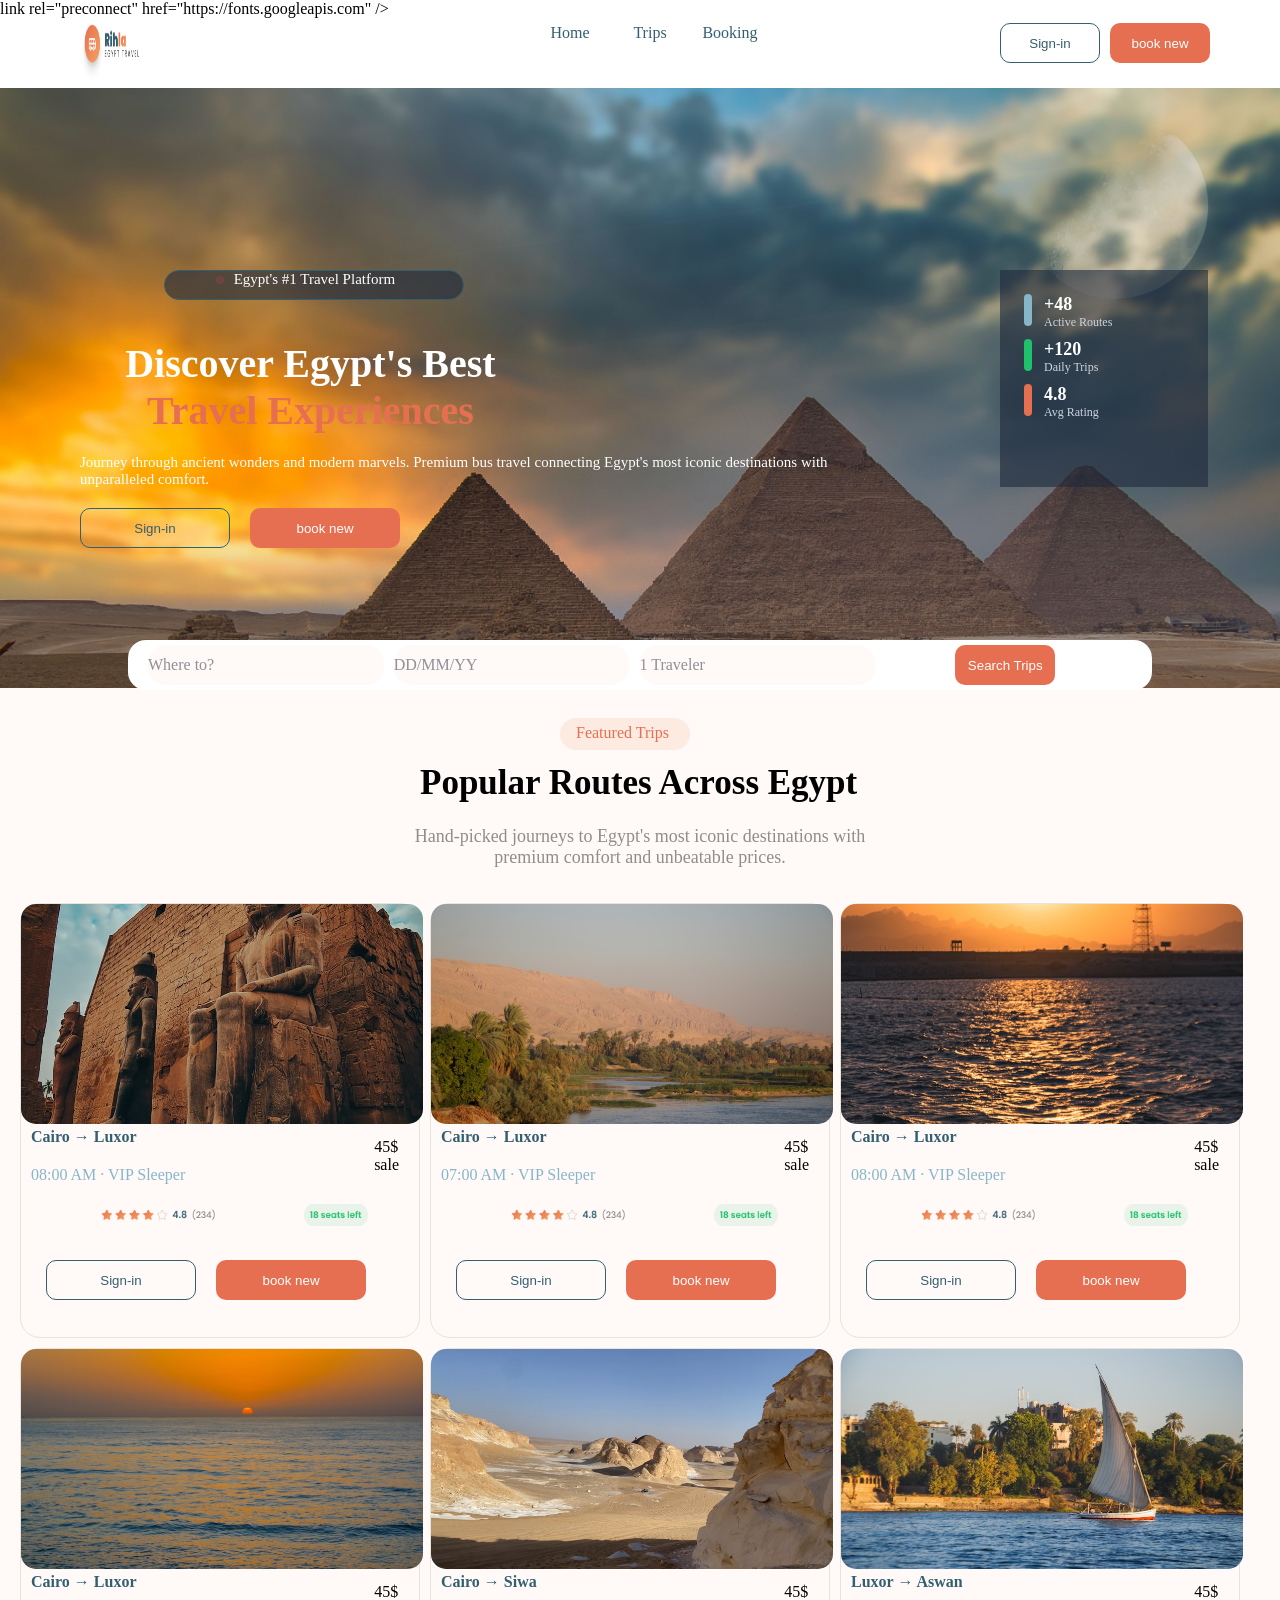
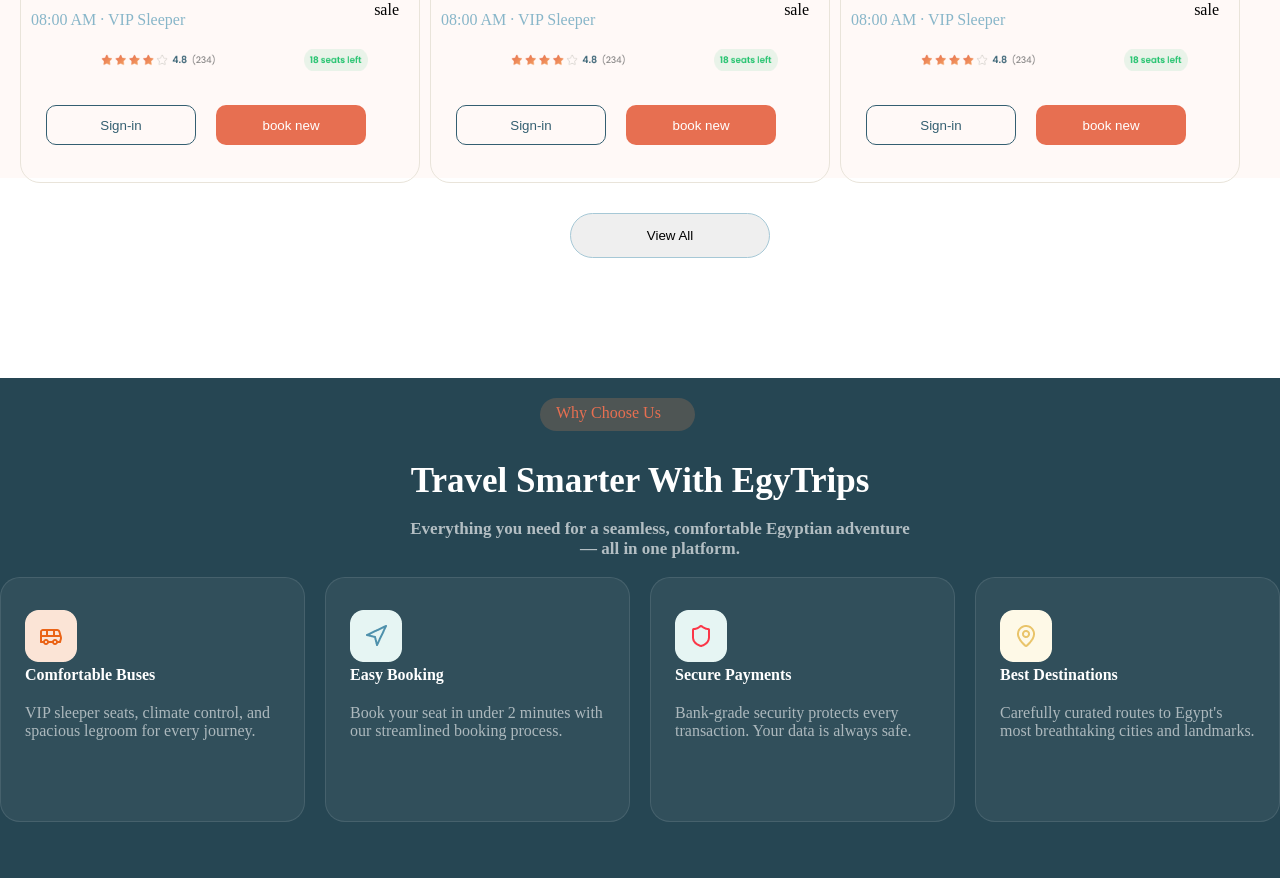
<file: index.html>
<!doctype html>
<html lang="en">
  <head>
    <meta charset="UTF-8" />
    <meta name="viewport" content="width=device-width, initial-scale=1.0" />
    <title>Document</title>
    <link rel="stylesheet" href="style.css" />
    link rel="preconnect" href="https://fonts.googleapis.com" />
    <link rel="preconnect" href="https://fonts.gstatic.com" crossorigin />
    <link
      href="https://fonts.googleapis.com/css2?family=Inter:wght@400;500;600;700&display=swap"
      rel="stylesheet"
    />
    <link rel="stylesheet" href="responsive.css" />
  </head>
  <body>
    <header>
      <img src="/image/Logo (1).png" alt="logo" />
      <nav>
        <a href="">Home</a>
        <a href="">Trips</a>
        <a href="">Booking</a>
      </nav>
      <div class="head-btn">
        <button type="submit" class="sign-in">Sign-in</button>
        <button type="submit" class="book-new">book new</button>
      </div>
    </header>
    <section class="se-one">
      <div class="contaner-one">
        <div class="egypt">
          <div></div>
          <p>Egypt's #1 Travel Platform</p>
        </div>
        <h3>Discover Egypt's Best <br /><span>Travel Experiences</span></h3>
        <p>
          Journey through ancient wonders and modern marvels. Premium bus travel
          connecting Egypt's most iconic destinations with unparalleled comfort.
        </p>
        <div class="se1-btn">
          <button type="submit" class="sign-in">Sign-in</button>
          <button type="submit" class="book-new">book new</button>
        </div>
      </div>
      <div class="react-div">
        <div class="react-1">
          <div class="color-1"></div>
          <div class="react-text">
            <h4>+48</h4>
            <p>Active Routes</p>
          </div>
        </div>

        <div class="react-1">
          <div class="color-2"></div>
          <div class="react-text">
            <h4>+120</h4>
            <p>Daily Trips</p>
          </div>
        </div>

        <div class="react-1">
          <div class="color-3"></div>
          <div class="react-text">
            <h4>4.8</h4>
            <p>Avg Rating</p>
          </div>
        </div>
      </div>
    </section>
    <section class="se-two">
      <div class="contaner-text2">
        <div class="trips">
          <p>Featured Trips</p>
        </div>
        <h2>Popular Routes Across Egypt</h2>
        <p class="p-2">
          Hand-picked journeys to Egypt's most iconic destinations with premium
          comfort and unbeatable prices.
        </p>
      </div>
      <div class="cards">
        <div class="card-1">
          <img src="/image/card-1.jpg" alt="image" class="card-img" />
          <div class="text-card">
            <div class="text-1-card">
              <h4>Cairo → Luxor</h4>
              <p>08:00 AM · VIP Sleeper</p>
            </div>
            <div class="seal">
              <p>45$</p>
              <p>sale</p>
            </div>
          </div>
          <img src="/image/Container.png" alt="con" class="img-con" />
          <div class="card-btns">
            <button type="submit" class="sign-in">Sign-in</button>
            <button type="submit" class="book-new">book new</button>
          </div>
        </div>
        <div class="card-1">
          <img src="/image/card-2.jpg" alt="image" class="card-img" />
          <div class="text-card">
            <div class="text-1-card">
              <h4>Cairo → Luxor</h4>
              <p>07:00 AM · VIP Sleeper</p>
            </div>
            <div class="seal">
              <p>45$</p>
              <p>sale</p>
            </div>
          </div>
          <img src="/image/Container.png" alt="con" class="img-con" />
          <div class="card-btns">
            <button type="submit" class="sign-in">Sign-in</button>
            <button type="submit" class="book-new">book new</button>
          </div>
        </div>
        <div class="card-1">
          <img src="/image/card-3.jpg" alt="image" class="card-img" />
          <div class="text-card">
            <div class="text-1-card">
              <h4>Cairo → Luxor</h4>
              <p>08:00 AM · VIP Sleeper</p>
            </div>
            <div class="seal">
              <p>45$</p>
              <p>sale</p>
            </div>
          </div>
          <img src="/image/Container.png" alt="con" class="img-con" />
          <div class="card-btns">
            <button type="submit" class="sign-in">Sign-in</button>
            <button type="submit" class="book-new">book new</button>
          </div>
        </div>
        <div class="card-1">
          <img src="/image/card-4.jpg" alt="image" class="card-img" />
          <div class="text-card">
            <div class="text-1-card">
              <h4>Cairo → Luxor</h4>
              <p>08:00 AM · VIP Sleeper</p>
            </div>
            <div class="seal">
              <p>45$</p>
              <p>sale</p>
            </div>
          </div>
          <img src="/image/Container.png" alt="con" class="img-con" />
          <div class="card-btns">
            <button type="submit" class="sign-in">Sign-in</button>
            <button type="submit" class="book-new">book new</button>
          </div>
        </div>
        <div class="card-1">
          <img src="/image/card-5.jpg" alt="image" class="card-img" />
          <div class="text-card">
            <div class="text-1-card">
              <h4>Cairo → Siwa</h4>
              <p>08:00 AM · VIP Sleeper</p>
            </div>
            <div class="seal">
              <p>45$</p>
              <p>sale</p>
            </div>
          </div>
          <img src="/image/Container.png" alt="con" class="img-con" />
          <div class="card-btns">
            <button type="submit" class="sign-in">Sign-in</button>
            <button type="submit" class="book-new">book new</button>
          </div>
        </div>
        <div class="card-1">
          <img src="/image/card-6.jpg" alt="image" class="card-img" />
          <div class="text-card">
            <div class="text-1-card">
              <h4>Luxor → Aswan</h4>
              <p>08:00 AM · VIP Sleeper</p>
            </div>
            <div class="seal">
              <p>45$</p>
              <p>sale</p>
            </div>
          </div>
          <img src="/image/Container.png" alt="con" class="img-con" />
          <div class="card-btns">
            <button type="submit" class="sign-in">Sign-in</button>
            <button type="submit" class="book-new">book new</button>
          </div>
        </div>
      </div>
      <button type="submit" class="view">View All</button>
    </section>
    <div class="icon-div">
      <div class="icon-1">Where to?</div>
      <div class="icon-1">DD/MM/YY</div>
      <div class="icon-1">1 Traveler</div>
      <button class="search">Search Trips</button>
    </div>
    <section class="se-three">
      <div class="contaner-three">
        <div class="se3-text">
          <div class="choose">Why Choose Us</div>
          <h2>Travel Smarter With EgyTrips</h2>
          <p>
            Everything you need for a seamless, comfortable Egyptian adventure —
            all in one platform.
          </p>
        </div>
        <div class="se3-cards">
          <div class="se3-card">
            <img src="/image/icon-1.png" alt="icon" />
            <div class="text-choose">
              <h4>Comfortable Buses</h4>
              <p>
                VIP sleeper seats, climate control, and spacious legroom for
                every journey.
              </p>
            </div>
          </div>
          <div class="se3-card">
            <img src="/image/icon-2.png" alt="icon" />
            <div class="text-choose">
              <h4>Easy Booking</h4>
              <p>
                Book your seat in under 2 minutes with our streamlined booking
                process.
              </p>
            </div>
          </div>
          <div class="se3-card">
            <img src="/image/icon-3.png" alt="icon" />
            <div class="text-choose">
              <h4>Secure Payments</h4>
              <p>
                Bank-grade security protects every transaction. Your data is
                always safe.
              </p>
            </div>
          </div>
          <div class="se3-card">
            <img src="/image/icon-4.png" alt="icon" />
            <div class="text-choose">
              <h4>Best Destinations</h4>
              <p>
                Carefully curated routes to Egypt's most breathtaking cities and
                landmarks.
              </p>
            </div>
          </div>
        </div>
      </div>
    </section>
    <!-- <section class="se-four">
      <div class="destinatuons">Top Destinations</div>
      <div class="se4-text">
        <h2>Featured<span>Destinations</span></h2>
        <p>
          From ancient pyramids to turquoise beaches, explore Egypt's most
          breathtaking destinations
        </p>
      </div>
      <div class="contaner-five">
        <div class="photo-1">
          <img src="/image/hero-sec.jpg" alt="" class="photo">
      <img src="./image/Container-2.png" alt="" class="image-1">
        </div>
        <div class="photo-2">
          <img src="/image/card-1.jpg" alt="" class="photo">
          <img src="./image/Container-2.png" alt="" class="image-1">
        </div>
        <div class="photo-3">
          <img src="/image/card-6.jpg" alt="" class="photo">
          <img src="./image/Container-2.png" alt="" class="image-1">
        </div>
        <div class="photo-4">
          <img src="/image/card-5.jpg" alt="" class="photo">
          <img src="./image/Container-2.png" alt="" class="image-1">
        </div>
        <div class="photo-5">
          <img src="/image/card-3.jpg" alt="" class="photo">
          <img src="./image/Container-2.png" alt="" class="image-1">
        </div>
        <div class="photo-6">
          <img src="/image/card-2.jpg" alt="" class="photo">
          <img src="./image/Container-2.png" alt="" class="image-1">
        </div>
      </div> -->
    <!-- </section>
    <section class="se-six">
      <div class="contaner-six">
        <img src="/image/card-7.jpg" alt="">
        <div class="se6-text">
          <h2>Ready for Your Egyptian Adventure?</h2>
          <p>Join 50,000+ travelers who have already discovered the magic of Egypt with us. Book your trip today.</p>
          <button class="back">Back to Trips</button>
        </div>
      </div> -->
  
       </section>
  </body>
</html>
</file>
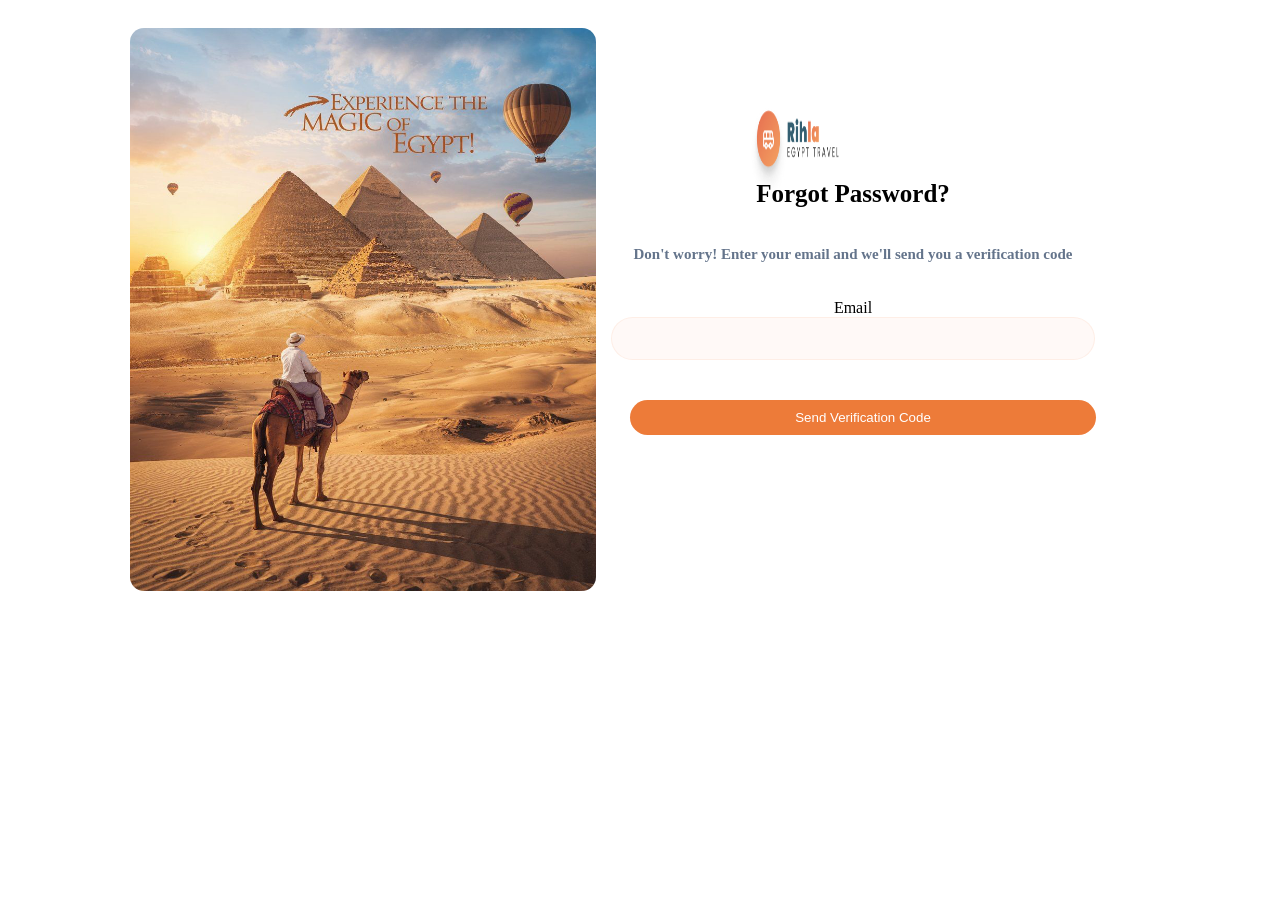
<file: forget/forget.html>
<!doctype html>
<html lang="en">
  <head>
    <meta charset="UTF-8" />
    <meta name="viewport" content="width=device-width, initial-scale=1.0" />
    <title>forget</title>
    <link rel="stylesheet" href="forget.css" />
  </head>
  <body>
    <img src="/image/hero-1.png" alt="pyrimd" />
    <div class="contaner">
        <div class="img">
      <img src="/image/Logo.png" alt="logo" />
      </div>
      <h3>Forgot Password?</h3>
      <p>
        Don't worry! Enter your email and we'll send you a verification code
      </p>
      <label for="input">Email</label>
      <input type="email" id="input" />
      <button class="sand">Send Verification Code</button>
    </div>
  </body>
</html>
</file>
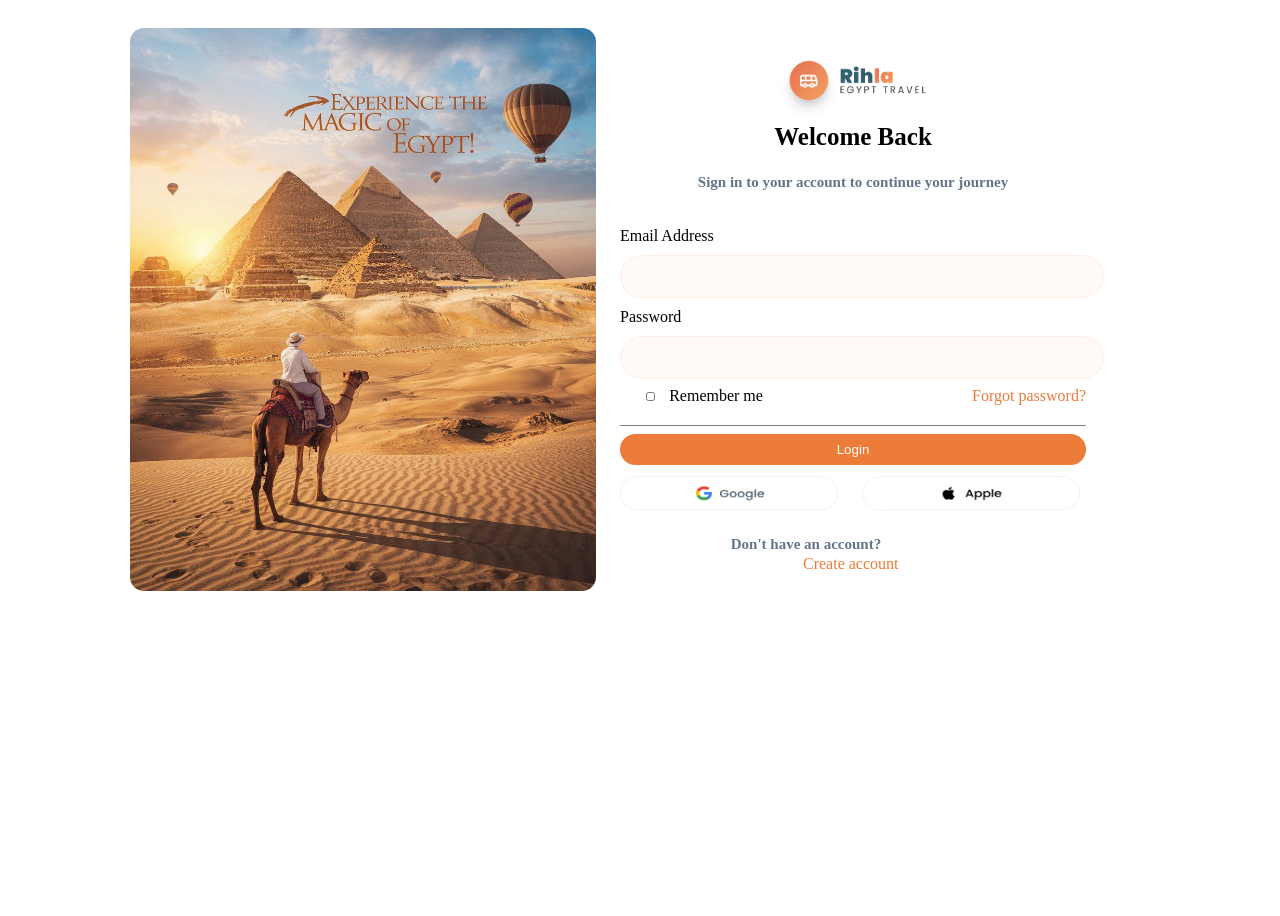
<file: login/login.html>
<!doctype html>
<html lang="en">
  <head>
    <meta charset="UTF-8" />
    <meta name="viewport" content="width=device-width, initial-scale=1.0" />
    <title>sign in</title>
    <link rel="stylesheet" href="style.css" />
  </head>
  <body>
    <div class="img-div">
      <img src="/image/hero-1.png" alt="pyramids" />
    </div>
    <div class="contaner">
      <img src="/image/Logo.png" alt="logo" />
      <div class="text">
        <h3>Welcome Back</h3>
        <p>Sign in to your account to continue your journey</p>
      </div>
      <div class="inputs">
        <label for="email">Email Address</label>
        <input type="email" id="email" />
        <label for="password">Password</label>
        <input type="password" id="password" />
      </div>
      <div class="forget">
        <input type="checkbox" id="remember" />
        <label for="remember" class="remember">Remember me</label>
        <a href="" class="forget-p">Forgot password?</a>
      </div>
      <button type="submit" class="Login">Login</button>
      <div class="contune">
        <a href=""><img src="/image/Button.png" alt="gogle" /></a>
        <a href=""><img src="/image/Button (2).png" alt="Apple" />
      </div>
      <div class="new-account">
      <p>Don't have an account?</p><a href="/sign-up/signup.html">Create account</a>
      </div>
    </div>
  </body>
</html>
</file>
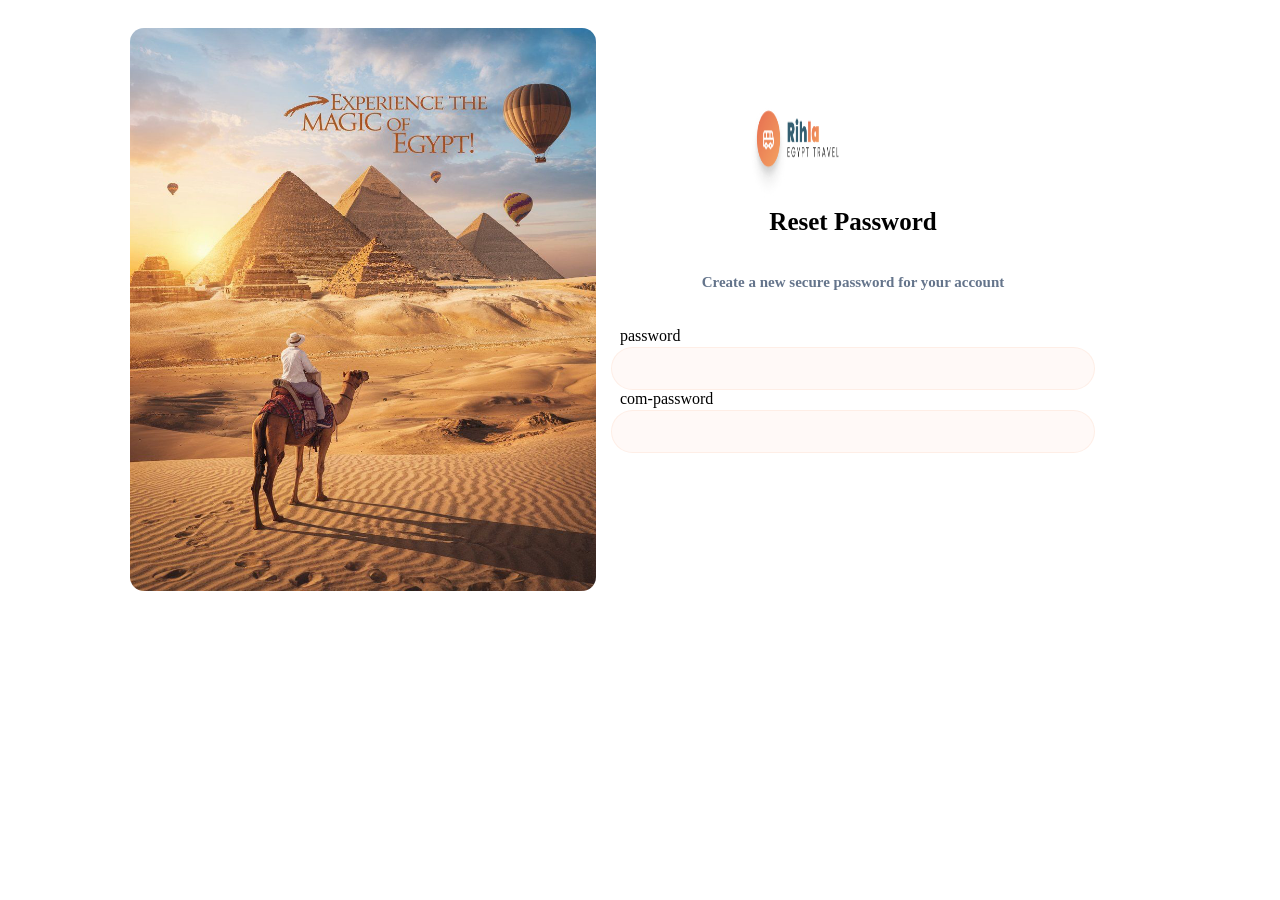
<file: reset/reset.html>
<!doctype html>
<html lang="en">
  <head>
    <meta charset="UTF-8" />
    <meta name="viewport" content="width=device-width, initial-scale=1.0" />
    <title>forget</title>
    <link rel="stylesheet" href="reset.css" />
  </head>
  <body>
    <img src="/image/hero-1.png" alt="pyrimd" />
    <div class="contaner">
        <div class="img">
      <img src="/image/Logo.png" alt="logo" />
      </div>
      <h3>Reset Password</h3>
      <p>
        Create a new secure password for your account
      </p>
      <label for="password" class="label">password</label>
      <input type="password" id="password" />
      <label for="password" class="label">com-password</label>
      <input type="password" id="passwrd"/>
    </div>
  </body>
</file>
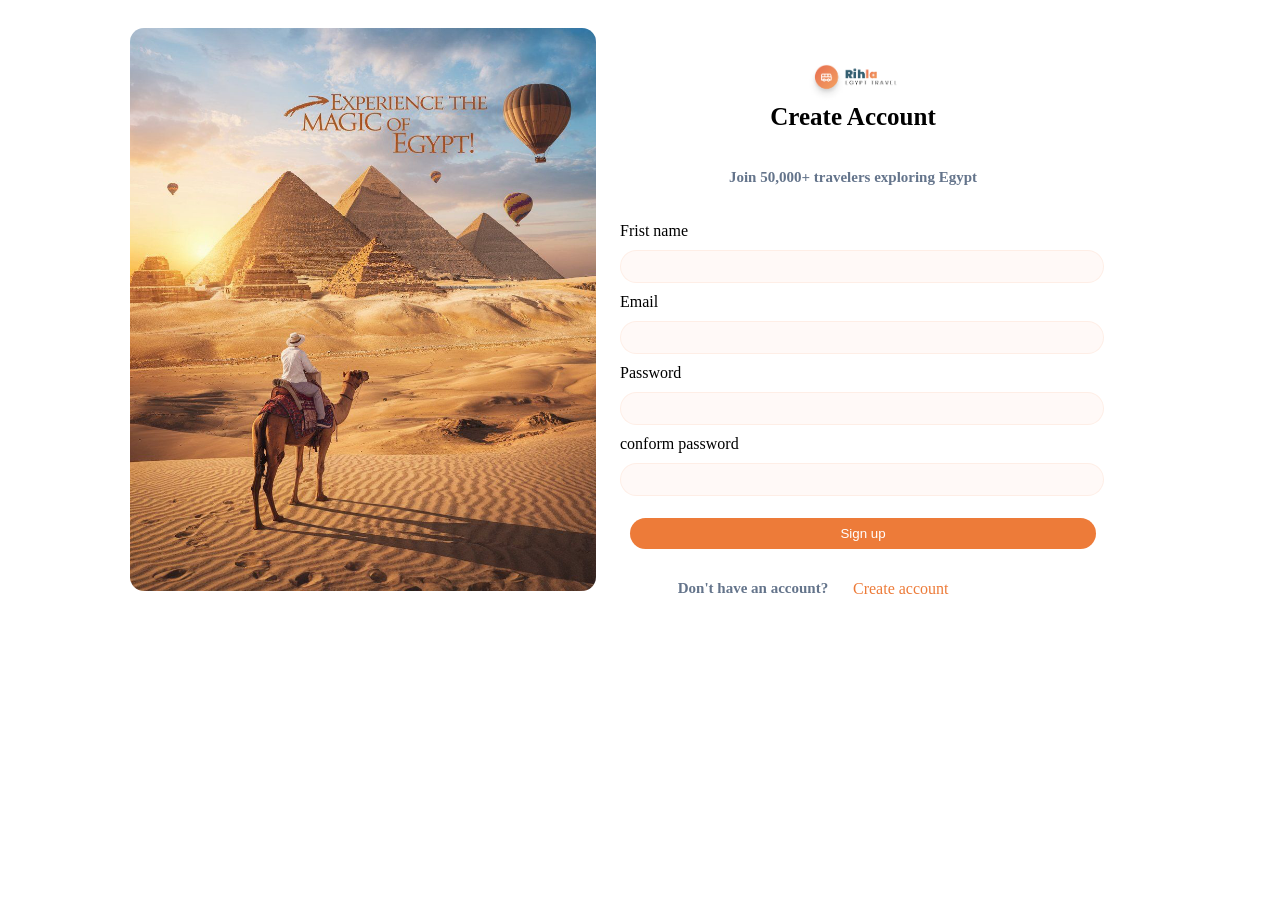
<file: sign-up/signup.html>
<!DOCTYPE html>
<html lang="en">
<head>
    <meta charset="UTF-8">
    <meta name="viewport" content="width=device-width, initial-scale=1.0">
    <title>sign-in</title>
    <link rel="stylesheet" href="/sign-up/signup.css">
</head>
<body>
    <img src="/image/hero-1.png" alt="pyramid" class="img">
    <div class="contaner">
        <img src="/image/Logo.png" alt="logo">
        <h3>Create Account</h3>
        <p>Join 50,000+ travelers exploring Egypt</p>
        <div class="inputs">
            <label for="frist">Frist name</label>
            <input type="text" id="first">
            <label for="frist">Email</label>
            <input type="email" id="Email">
            <label for="password">Password</label>
            <input type="password" id="first">
            <label for="com-password">conform password</label>
            <input type="text" id="com-password">
        </div>
        <button type="submit" class="sign-up">Sign up</button>
        <div class="contune">
            <p>Don't have an account?</p><a href="/sign-up/signup.html">Create account</a>
        </div>
    </div>
</body>
</html>
</file>
<file: style.css>
* {
  padding: 0;
  margin: 0;
  box-sizing: border-box;
}
header {
  height: 70px;
  position: relative;
}
header img {
  width: 60px;
  height: 60px;
  position: absolute;
  top: 5px;
  left: 80px;
}
nav {
  width: 300px;
  height: 60px;
  display: flex;
  position: absolute;
  top: 5px;
  left: 530px;
}
nav a {
  display: flex;
  align-items: center;
  justify-content: center;
  width: 80px;
  height: 60px;
  position: relative;
  bottom: 20px;
  text-decoration: none;
  color: #345f71;
}
.head-btn {
  position: relative;
  top: 5px;
  left: 1000px;
  width: 230px;
  height: 60px;
  display: flex;
  gap: 10px;
}
.sign-in {
  height: 40px;
  width: 100px;
  display: flex;
  align-items: center;
  justify-content: center;
  gap: 10px;
  border: none;
  border-radius: 10px;
  color: #345f71;
  background-color: transparent;
  border: 1px solid #345f71;
} .back,
.search,
.book-new {
  background-color: #e76f51;
  color: white;
  height: 40px;
  width: 100px;
  display: flex;
  align-items: center;
  justify-content: center;
  gap: 10px;
  border: none;
  border-radius: 10px;
}
.se-one {
  height: 600px;
  background-image: url(./image/hero-sec.jpg);
  background-size: cover;
}
.contaner-one {
  position: absolute;
  top: 30%;
  left: 80px;
  width: 60%;
  display: flex;
  flex-direction: column;
  gap: 20px;
}
.egypt {
  margin-bottom: 20px;
  width: 60%;
  height: 30px;
  display: flex;
  align-items: center;
  justify-content: center;
}
.egypt p {
  height: 30px;
  width: 300px;
  border-radius: 90px;
  border: 1px solid #345f71;
  color: #cbd5e1;
  background-color: #1e293b99;
  text-align: center;
  position: relative;
}
.egypt div {
  background-color: #e76f51;
  width: 8px;
  height: 8px;
  position: relative;
  left: 60px;
  bottom: 5px;
  border-radius: 180px;
}
.contaner-one h3 {
  font-size: 40px;
  width: 60%;
  display: flex;
  align-items: center;
  justify-content: center;
  font-weight: 900;
  color: white;
  flex-direction: column;
}
.contaner-one h3 span {
  color: #e76f51;
}
.contaner-one p {
  font-size: 15px;
  font-weight: 400;
  color: #ffffff;
}
.se1-btn {
  display: flex;
  gap: 20px;
}
.se1-btn button {
  width: 150px;
}
.react-div {
  background-color: #1e293b99;
  width: 208px;
  height: 217px;
  border: 10px;
  padding: 24px;
  position: absolute;
  top: 30%;
  left: 1000px;
}
.react-1 {
  width: 158px;
  height: 45px;
  display: flex;
  gap: 12px;
}
.color-3,
.color-2,
.color-1 {
  width: 8px;
  height: 32px;
  border-radius: 90px;
  background-color: #88b6c9;
}
.react-text {
  width: 81px;
  height: 45px;
}
.react-text h4 {
  color: white;
  font-weight: 700;
  font-size: 18px;
}
.react-text p {
  color: #cbd5e1;
  font-weight: 400;
  font-size: 12px;
}
.color-2 {
  background-color: #1fc16b;
}
.color-3 {
  background-color: #e76f51;
}
.icon-div {
  width: 80%;
  height: 50px;
  position: absolute;
  background-color: white;
  left: 10%;
  border-radius: 18px;
  top: 640px;
  display: flex;
  gap: 1%;
}
.icon-1 {
  width: 23%;
  height: 40px;
  position: relative;
  top: 5px;
  background-color: #f0925c0d;
  display: flex;
  left: 20px;
  border-radius: 18px;
  text-align: center;
  font-weight: 400;
  font-size: 16px;
  color: #1e293980;
  align-items: center;
  justify-content: start;
}
.search {
  position: relative;
  top: 5px;
  left: 90px;
}
.se-two {
  background-color: #f0925c0d;
}
.contaner-text2 {
  width: 80%;
  height: 165px;
  display: flex;
  flex-direction: column;
  position: relative;
  top: 30px;
}
.trips {
  width: 80%;
  height: 45px;
}
.trips p {
  width: 130px;
  height: 32px;
  position: relative;
  border-radius: 100px;
  border: none;
  padding: 6px 16px;
  display: flex;
  background-color: #f0925c26;
  color: #e76f51;
  left: 560px;
  text-align: center;
}
.contaner-text2 h2 {
  width: 652px;
  height: 58px;
  font-weight: 800;
  font-size: 35px;
  position: relative;
  left: 420px;
}
.contaner-text2 .p-2 {
  width: 520px;
  height: 52px;
  font-weight: 400;
  font-size: 18px;
  position: relative;
  left: 380px;
  color: #8e8e8e;
  display: flex;
  align-items: center;
  justify-content: center;
  text-align: center;
}
.cards {
  display: flex;
  flex-wrap: wrap;
  gap: 10px;
  position: relative;
  top: 50px;
  left: 20px;
}
.card-1 {
  width: 400px;
  height: 435px;
  border-radius: 20px;
  border: 1px solid #e9e4da;
}
.card-img {
  width: 402px;
  height: 220px;
  object-fit: cover;
  border-radius: 15px;
}
.text-card {
  display: flex;
  flex-direction: row;
  justify-content: space-between;
}
.text-1-card {
  display: flex;
  flex-direction: column;
  gap: 20px;
}
.text-1-card h4 {
  position: relative;
  left: 10px;
  color: #345f71;
}
.text-1-card p {
  position: relative;
  left: 10px;
  color: #88b6c9;
}
.seal {
  position: relative;
  right: 20px;
  top: 10px;
}
.img-con {
  width: 267px;
  height: 22px;
  position: relative;
  top: 20px;
  left: 80px;
  object-fit: cover;
}
.card-btns {
  display: flex;
  gap: 20px;
  position: relative;
  top: 50px;
  left: 25px;
}
.card-btns button {
  width: 150px;
}
.view {
  width: 200px;
  height: 45px;
  border-radius: 90px;
  padding: 8px 16px;
  border: 1px solid #a6c8d6;
  position: relative;
  top: 80px;
  left: 570px;
}
.se-three {
  width: 100%;
  height: 500px;
  position: relative;
  top: 200px;
  background-color: #264653;
}
.destinatuons,
.choose {
  width: 155px;
  height: 33px;
  position: relative;
  left: 540px;
  border-radius: 100px;
  padding: 6px 16px;
  display: flex;
  gap: 6px;
  background-color: #f0925c33;
  top: 20px;
  color: #e76f51;
}
.se3-text {
}
.se3-text h2 {
  width: 1280px;
  height: 58px;
  position: relative;
  top: 50px;
  text-align: center;
  color: white;
  font-size: 35px;
  font-weight: 800;
}
.se3-text p {
  width: 520px;
  height: 58px;
  position: relative;
  top: 50px;
  left: 400px;
  text-align: center;
  color: #ffffffa6;
  font-size: 17px;
  font-weight: 800;
}
.se3-cards {
  width: 1280px;
  height: 245px;
  display: flex;
  justify-content: space-between;
}
.se3-card {
  width: 305px;
  height: 245px;
  border-radius: 20px;
  padding: 32px 24px;
  background-color: #ffffff0d;
  border: 1px solid #ffffff1a;
  position: relative;
  top: 50px;
}
.se3-cards img {
  width: 52px;
  height: 52px;
}
.text-choose {
  display: flex;
  flex-direction: column;
  color: white;
  gap: 20px;
}
.text-choose p {
  color: #ffffff99;
  font-size: 16px;
  font-weight: 400;
}
.destinatuons {
  position: relative;
  top: 250px;
}
.se4-text {
  width: 40%;
  height: 118px;
  display: flex;
  gap: 8px;
  flex-direction: column;
  position: relative;
  top: 300px;
  left: 30%;
  text-align: center;
}
.se4-text h2 span {
  color: #e76f51;
}
.se4-text p {
  color: #8e8e8e;
}
.contaner-five{
    width: 1280px;
    height: 760px;
    display: flex;
    flex-wrap: wrap;
    gap: 20px;
    position: relative;
left: 5%;
}
.contaner-five div{
    width: 350px;
    height: 360px;
    border-radius: 16px;
    position: relative;
    top: 300px;
}
.photo{
    width: 350px;
    height: 360px;
    border-radius: 16px;
    object-fit: cover;
}
.image-1{
    width: 600px;
    width: 100%;
    position: relative;
    bottom: 120px;
    object-fit: cover;
}
.se-six{
    width: 1284px;
    height: 425px;
    position: relative;
    display: flex;
    flex-direction: row;

}
.se-six img{
    width: 30%;
    height: 200px;
    border-radius: px;
    object-fit: cover;
    position: relative;
    top: 400px;
    left: 205px;
}
.se6-text{
    position: relative;
    left: 400px;
    top: 197px;
    background-color: #264653;
    height: 200px;
    color: white;
    gap: 20px;
    display: flex;
    flex-direction: column;
    align-items: center;

}
</file>
<file: responsive.css>
@media (max-width:992px){
    header{
        height: 100px;
    }
    header img{
        width: 50px;
        height: 50px;
        position: absolute;
        top: 5px;
        left: 20px;
    }
    nav{
        width: 200px;
        height: 60px;
        display: flex;
        position: absolute;
        top: 5px;
        left: 300px;
    }
    nav a{
        display: flex;
        align-items: center;
        justify-content: center;
        width: 60px;
        height: 60px;
        position: relative;
        bottom: 20px;
        text-decoration: none;
        color: #345f71;
    }
    .head-btn{
        position: relative;
        top: 5px;
        left: 700px;
        width: 230px;
        height: 60px;
        display: flex;
        gap: 10px;
    }
    .sign-in{
        height: 40px;
        width: 100px;
        display: flex;
        align-items: center;
        justify-content: center;
        gap: 10px;
        border: none;
        border-radius: 10px;
        color: #345f71;
        background-color: transparent;
        border: 1px solid #345f71;
    }
    .se-one{
display: flex;
        align-items: center;
        justify-content: center;
        gap: 10px;
        border: none;
        border-radius: 10px;
        color: #345f71;
        background-color: transparent;
        border: 1px solid #345f71;
    }
.react-div{
    display: flex;
    position: absolute;
    top: 200px;
    left: 700px;
    flex-direction: column;
}
.icon-div{
    display: flex;
    position: absolute;
    top: 700px;
    left: 100px;
}
.contaner-text2{
    display: flex;
    position: absolute;
    top: 800px;

    flex-direction: column;
}
.cards{
    display: flex;
    position: absolute;
    top: 1000px;
    left: 100px;
}
.card{
    display: flex;
    position: absolute;
    top: 1000px;
    left: 100px;
}
.se-three{
    display: flex;
    position: absolute;
    top: 2300px;
    width: 992px;
    height: ;
    flex-direction: row;
    flex-wrap: wrap;
}
.view{
    display:none;n
}
.contaner-three{
    display: flex;
    position: relative;
    left: 100px;
    flex-direction: column;
}
.se3-text{
    display: flex;
    position: relative;
    left: -200px;
    flex-direction: column;
}
.se3-cards{
    display: flex;
    position: relative;
    left: -200px;
    flex-direction: row;
    flex-wrap: wrap;
}

}
</file>
<file: forget/forget.css>
img {
  width: 466px;
  height: 563px;
  position: absolute;
  top: 28px;
  left: 130px;
  border-radius: 14px;
}
.contaner {
  width: 466px;
  height: 363px;
  position: absolute;
  top: 80px;
  left: 620px;
  display: flex;
  flex-direction: column;
  align-items: center;
  justify-content: center;
}
.contaner img {
  width: 90px;
  height: 90px;
  display: flex;
  align-items: center;
  justify-content: center;
  position: absolute;
  right: 200px;
  bottom: 20px;

}
.contaner h3 {
  width: 466px;
  height: 20px;
  display: flex;
  text-align: center;
  justify-content: center;
  position: relative;
  bottom: 20px;
  font-weight: 700;
  font-weight: bold;
  font-size: 25px;
  line-height: 20px;
}
.contaner p {
  width: 466px;
  height: 20px;
  display: flex;
  text-align: center;
  justify-content: center;
  position: relative;
  bottom: 20px;
  font-weight: 700;
  font-weight: bold;
  font-size: 15px;
  line-height: 20px;
  color: #64748b;
}
.inputs {
  width: 466px;
  height: 206px;
  display: flex;
  flex-direction: column;
  gap: 10px;
}
input {
  width: 466px;
  height: 25px;
  border: 1px solid #f0925c1a;
  background-color: #f0925c0d;
  border-radius: 90px;
  padding: 8px;
}
.sand {
  width: 466px;
  height: 35px;
  padding: 8px 16px;
  position: relative;
  top: 40px;
  background-color: #ed7b39;
  border: none;
  border-radius: 90px;
  color: white;
  position: relative;
  left: 10px;
}
.img{
    width: 466px;
    display: flex;
    align-items: end;
    justify-content: center;
    height: 50px;
}
</file>
<file: login/style.css>
body {
  height: 100vh;
}

.img-div img {
  width: 466px;
  height: 563px;
  position: absolute;
  top: 28px;
  left: 130px;
  border-radius: 14px;
}
.contaner {
  width: 466px;
  height: 363px;
  position: absolute;
  top: 80px;
  left: 620px;
  display: flex;
  flex-direction: column;
  align-items: center;
  justify-content: center;
}
.contaner img {
  width: 150px;
  height: 150px;
}
.contaner h3 {
  width: 466px;
  height: 20px;
  display: flex;
  text-align: center;
  justify-content: center;
  position: relative;
  bottom: 20px;
  font-weight: 700;
  font-weight: bold;
  font-size: 25px;
  line-height: 20px;
}
.contaner p {
  width: 466px;
  height: 20px;
  display: flex;
  text-align: center;
  justify-content: center;
  position: relative;
  bottom: 20px;
  font-weight: 700;
  font-weight: bold;
  font-size: 15px;
  line-height: 20px;
  color: #64748b;
}
.inputs {
  width: 466px;
  height: 206px;
  display: flex;
  flex-direction: column;
  gap: 10px;
}
.inputs input {
  width: 466px;
  height: 25px;
  border: 1px solid #f0925c1a;
  background-color: #f0925c0d;
  border-radius: 90px;
  padding: 8px;
}
.forget {
  width: 466px;
  height: 15px;
  display: flex;
  justify-content: space-between;
}
#remember {
  position: relative;
  left: 20px;
  top: 10px;
}
.remember {
  position: relative;
  right: 90px;
  top: 8px;
}
.forget-p {
  text-decoration: none;
  color: #ed7b39;
  position: relative;
  top: 8px;
}
.Login {
  width: 466px;
  height: 35px;
  padding: 8px 16px;
  position: relative;
  top: 40px;
  background-color: #ed7b39;
  border: none;
  border-radius: 90px;
  color: white;
}
.contune {
  height: 38px;
  width: 466px;
  display: flex;
  gap: 24px;
  border-top: 1px solid rgba(0, 0, 0, 50%);
}
.contune img {
  height: 35px;
  width: 218px;
  position: relative;
  top: 50px;
}
.new-account {
  width: 466px;
  height: 15px;
  display: flex;
  color: #264653;
  font-weight: 400;
  font: size 8px;
  align-items: center;
  justify-content: center;
  position: relative;
  top: 100px;
}
.new-account a{
    width: 100px;
    position: absolute;
    text-decoration: none;
    color: #ed7b39;

}
.new-account p{
    position: relative;
    right: 230px;

}
</file>
<file: sign-up/signup.css>
body {
  display: flex;
}
.img {
  width: 466px;
  height: 563px;
  position: absolute;
  top: 28px;
  left: 130px;
  border-radius: 14px;
}
.contaner {
  width: 466px;
  height: 363px;
  position: absolute;
  top: 80px;
  left: 620px;
  display: flex;
  flex-direction: column;
  align-items: center;
  justify-content: center;
}
.contaner img {
  width: 90px;
  height: 90px;
}
.contaner h3 {
  width: 466px;
  height: 20px;
  display: flex;
  text-align: center;
  justify-content: center;
  position: relative;
  bottom: 20px;
  font-weight: 700;
  font-weight: bold;
  font-size: 25px;
  line-height: 20px;
}
.contaner p {
  width: 466px;
  height: 20px;
  display: flex;
  text-align: center;
  justify-content: center;
  position: relative;
  bottom: 20px;
  font-weight: 700;
  font-weight: bold;
  font-size: 15px;
  line-height: 20px;
  color: #64748b;
}
.inputs {
  width: 466px;
  height: 206px;
  display: flex;
  flex-direction: column;
  gap: 10px;
}
.inputs input {
  width: 466px;
  height: 25px;
  border: 1px solid #f0925c1a;
  background-color: #f0925c0d;
  border-radius: 90px;
  padding: 8px;
}
.contune a {
  width: 100px;
  position: absolute;
  text-decoration: none;
  color: #ed7b39;
  top: 500px;
}
.contune p {
  position: absolute;
  right: 100px;
  top: 483px;
}
.sign-up {
  width: 466px;
  height: 35px;
  padding: 8px 16px;
  position: relative;
  top: 40px;
  background-color: #ed7b39;
  border: none;
  border-radius: 90px;
  color: white;
  position: relative;
  top: 90px;
  left: 10px;
}
</file>
